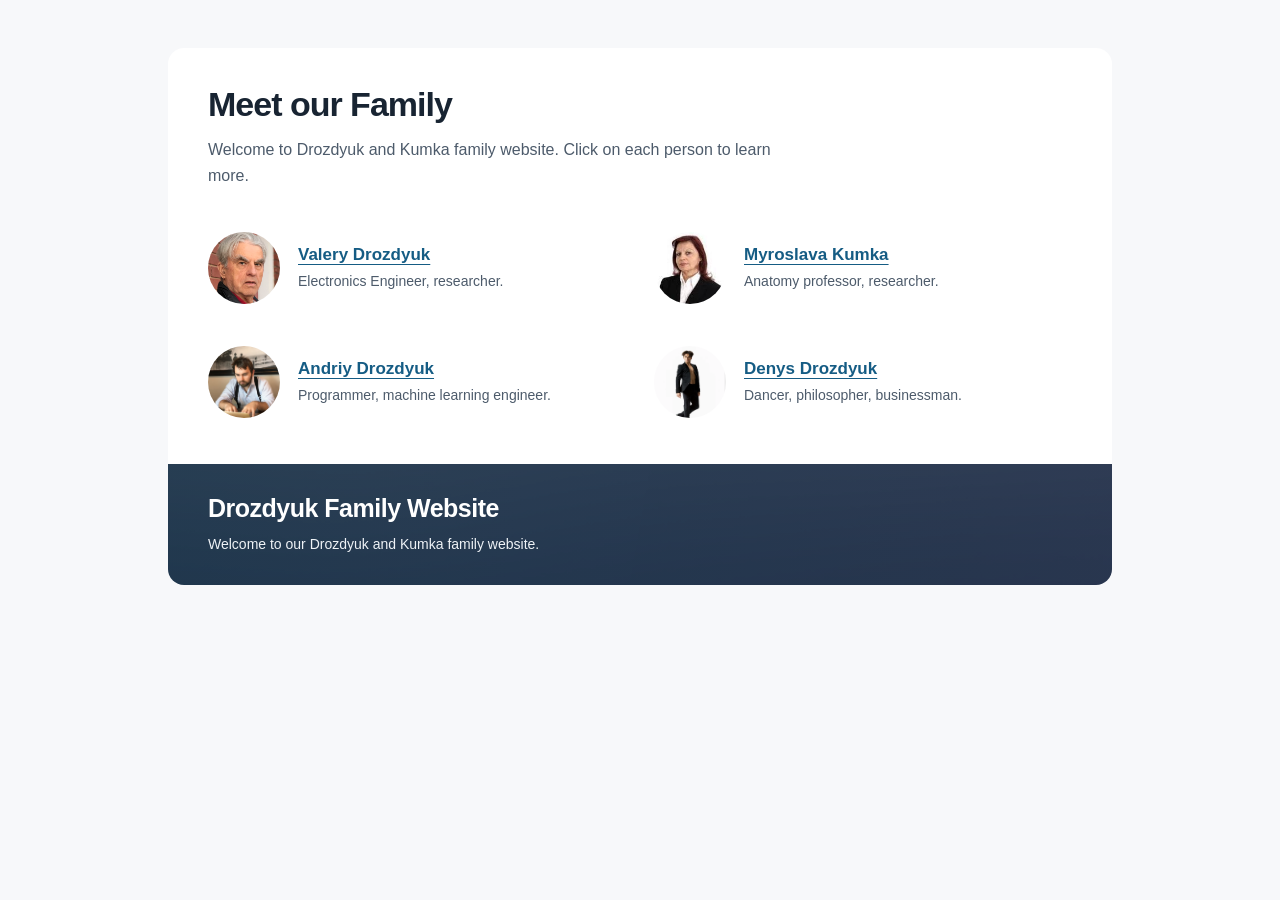
<file: index.html>
<!doctype html>
<html lang="en">
<head>
  <meta charset="utf-8">
  <meta name="viewport" content="width=device-width, initial-scale=1">
  <title>Drozdyuk Family Site</title>
  <meta name="description" content="Meet the Drozdyuk and Kumka family and explore their work.">
  <link rel="stylesheet" href="/assets/family.css?v=compact-1">
</head>
<body>
  <main class="family-home">
    <section class="family-directory" aria-labelledby="family-heading">
      <header>
        <h1 id="family-heading">Meet our Family</h1>
        <p>Welcome to Drozdyuk and Kumka family website. Click on each person to learn more.</p>
      </header>
      <ul class="people" role="list">
        <li><a class="person" href="https://medium.com/@drozzy_29289"><img src="/images/valery.png" width="72" height="72" alt=""><div><h2 class="person-name">Valery Drozdyuk</h2><p>Electronics Engineer, researcher.</p></div></a></li>
        <li><a class="person" href="/myroslava/"><img src="/images/myroslava.jpeg" width="72" height="72" alt=""><div><h2 class="person-name">Myroslava Kumka</h2><p>Anatomy professor, researcher.</p></div></a></li>
        <li><a class="person" href="https://andriy-drozdyuk.drozzy.chatgpt.site/"><img src="/images/andriy.jpeg" width="72" height="72" alt=""><div><h2 class="person-name">Andriy Drozdyuk</h2><p>Programmer, machine learning engineer.</p></div></a></li>
        <li><a class="person" href="https://www.dnaballroom.com/about"><img src="/images/denys.png" width="72" height="72" alt=""><div><h2 class="person-name">Denys Drozdyuk</h2><p>Dancer, philosopher, businessman.</p></div></a></li>
      </ul>
    </section>
    <section class="family-banner" aria-labelledby="website-heading">
      <h2 id="website-heading">Drozdyuk Family Website</h2>
      <p>Welcome to our Drozdyuk and Kumka family website.</p>
    </section>
  </main>
</body>
</html>
</file>
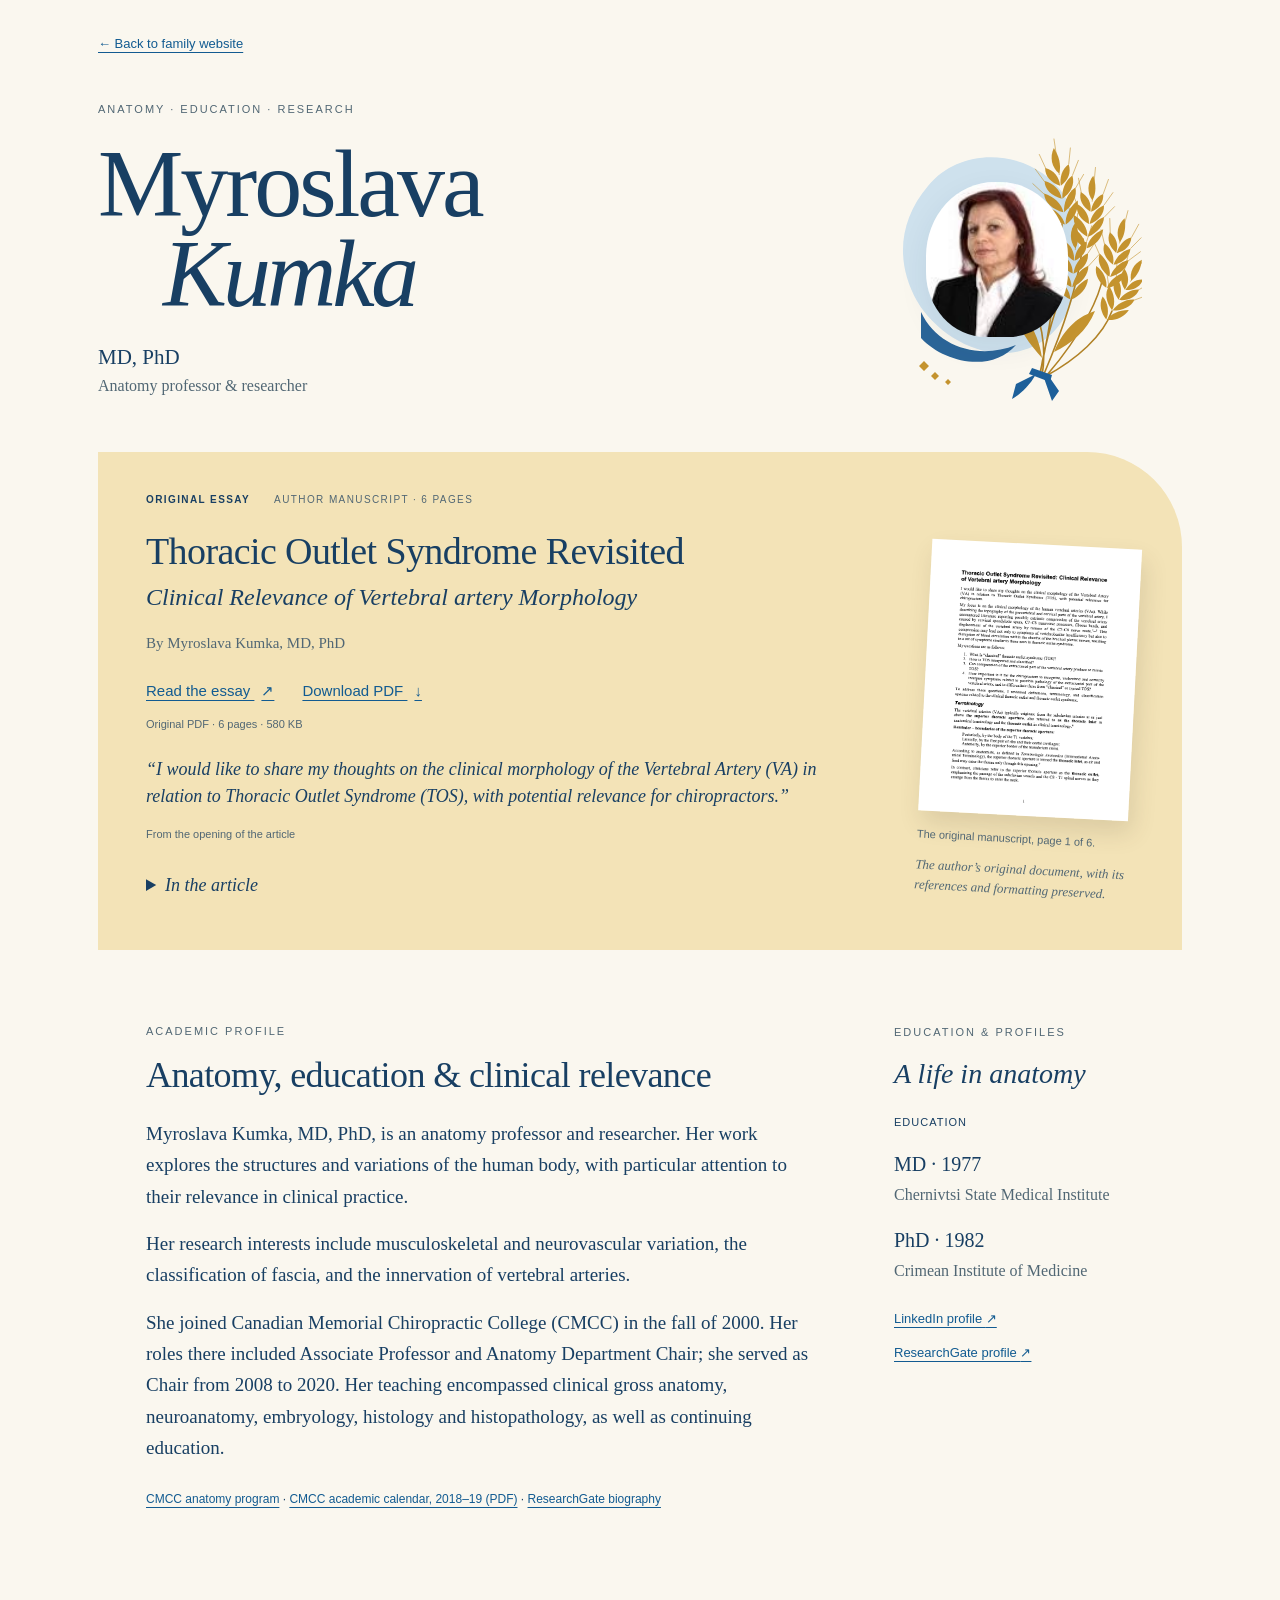
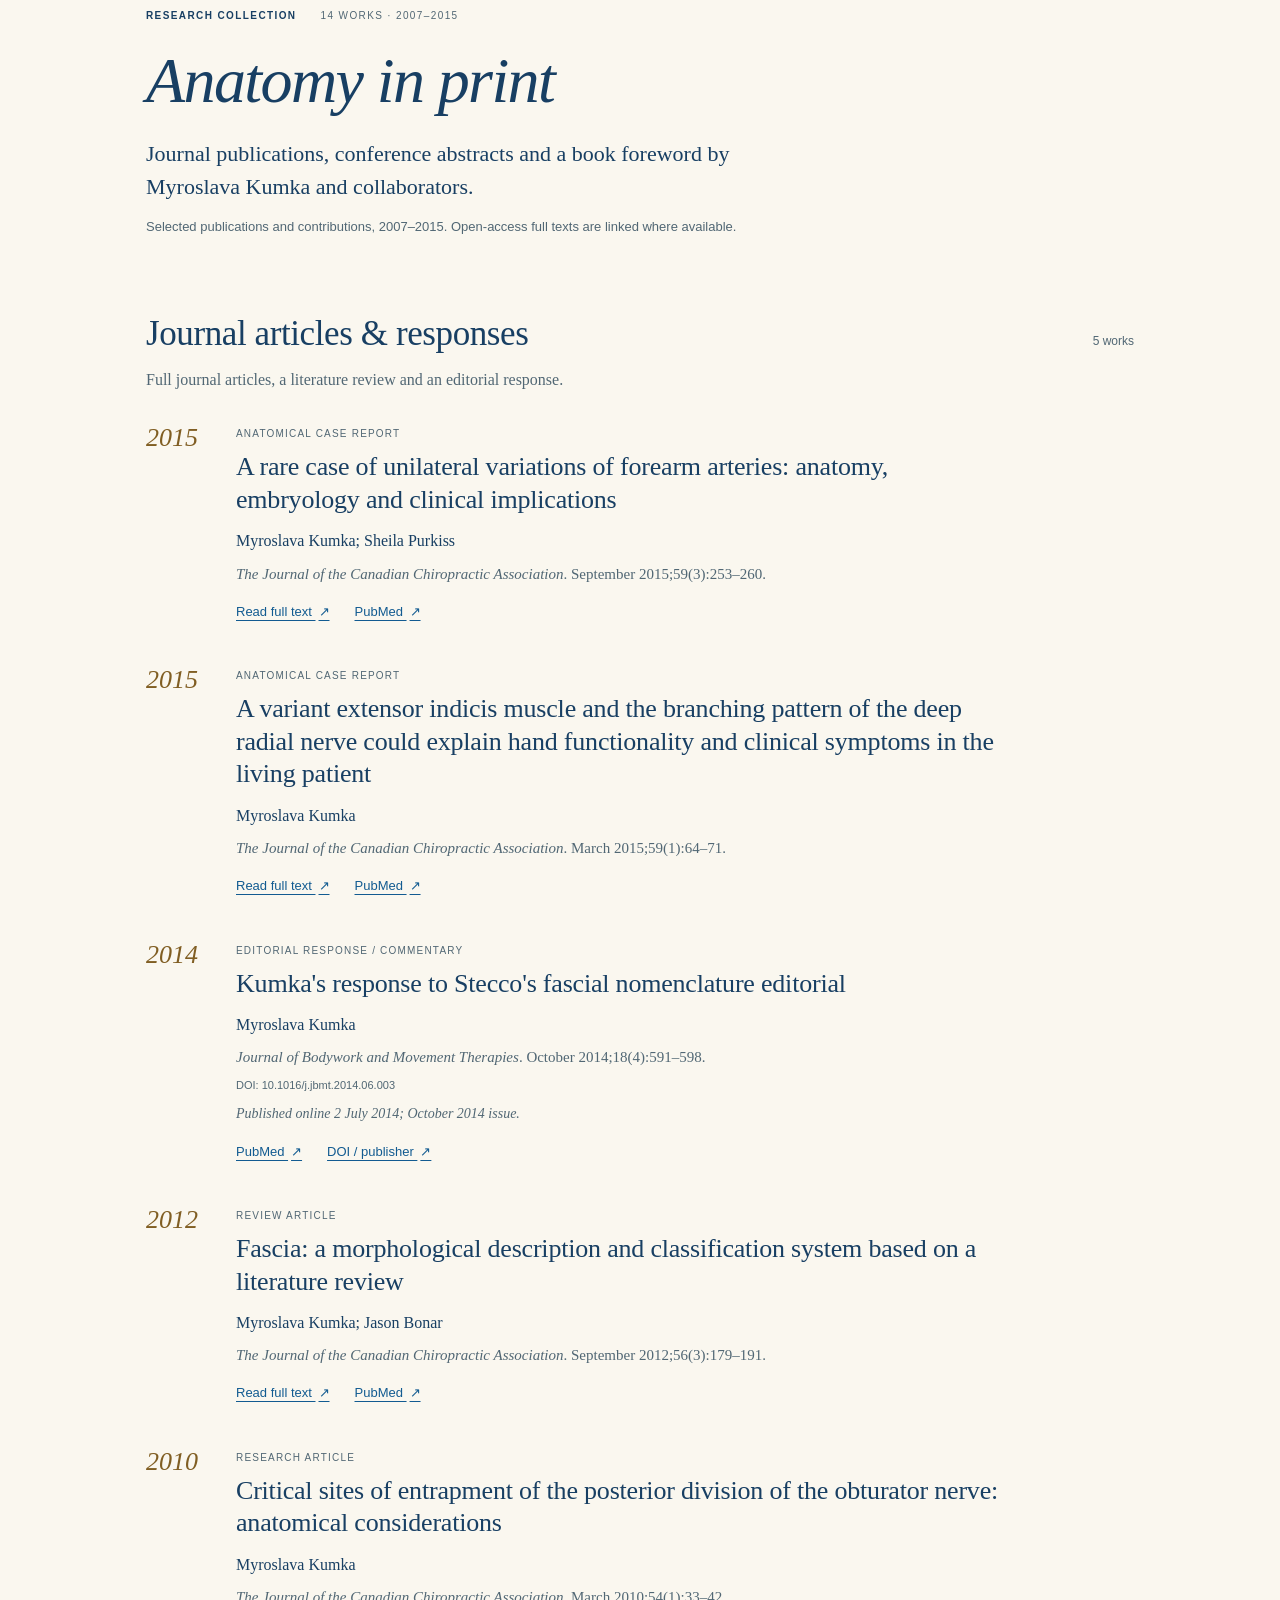
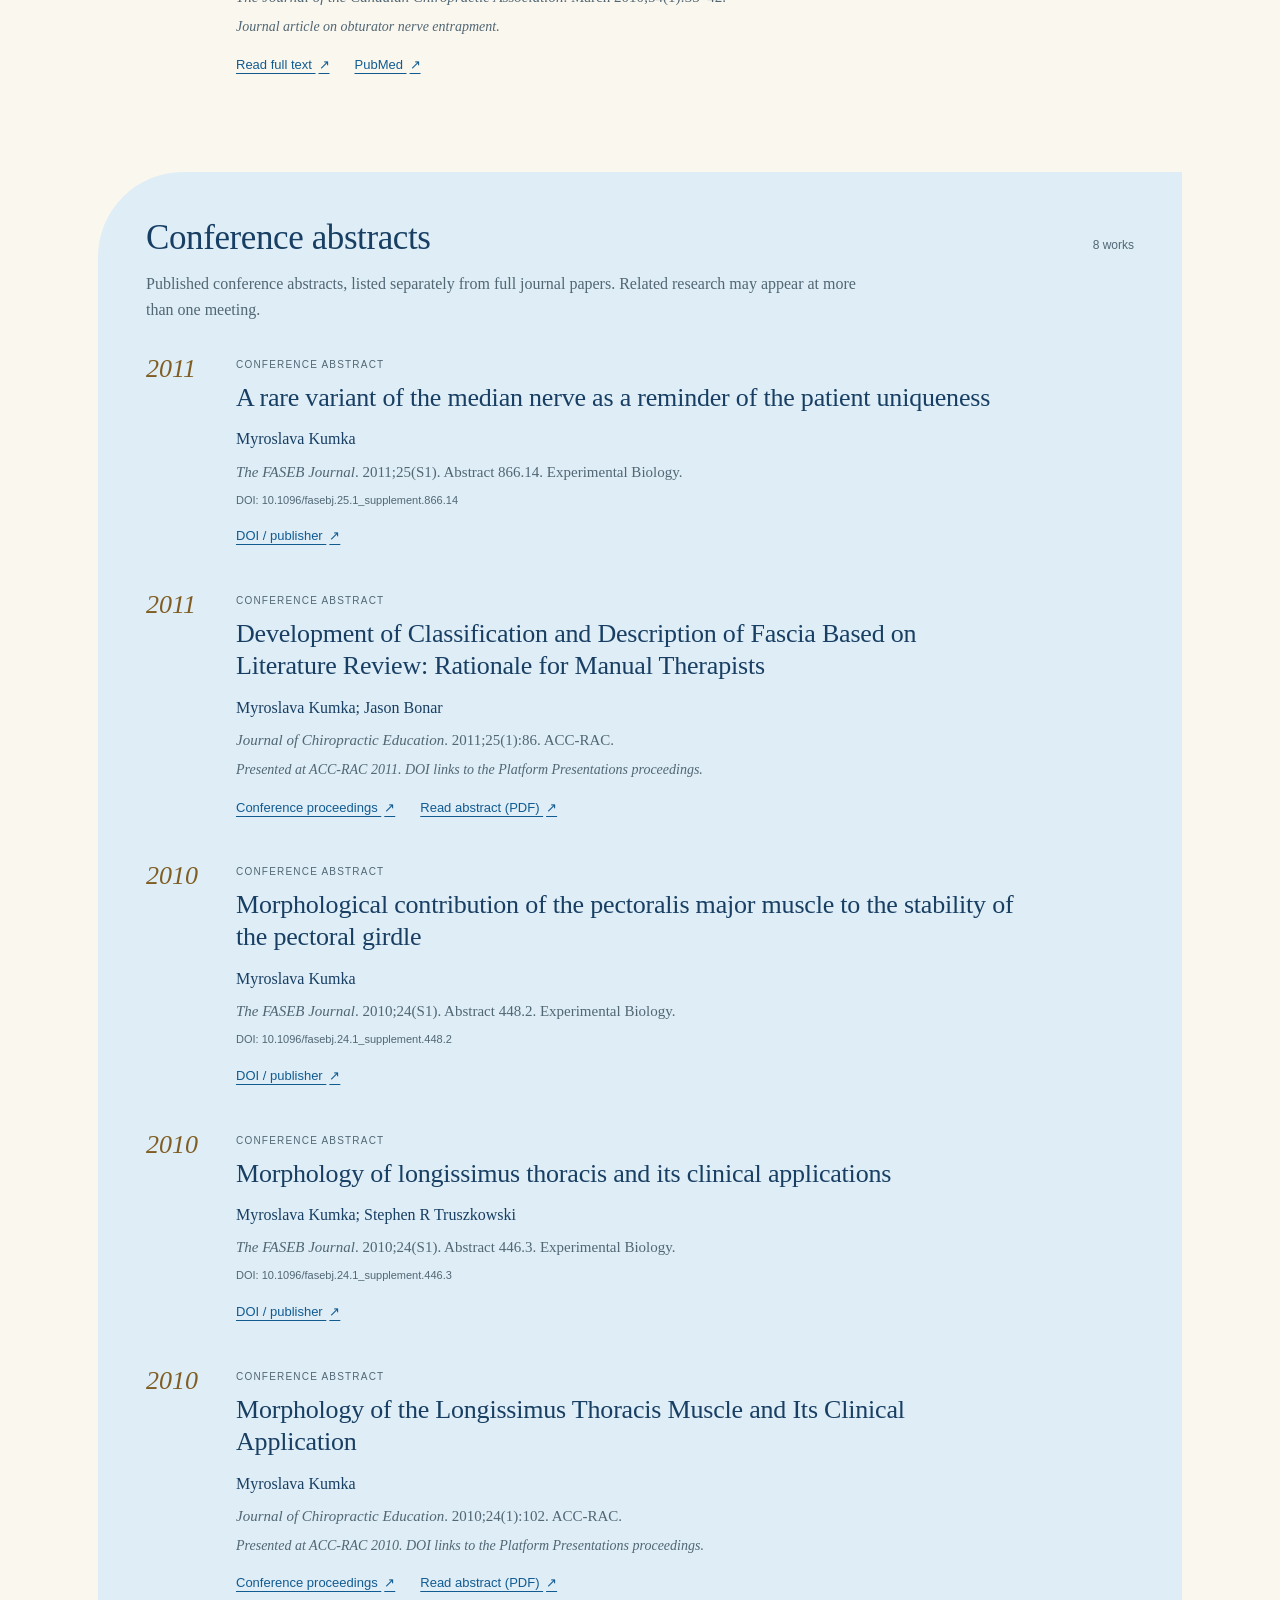
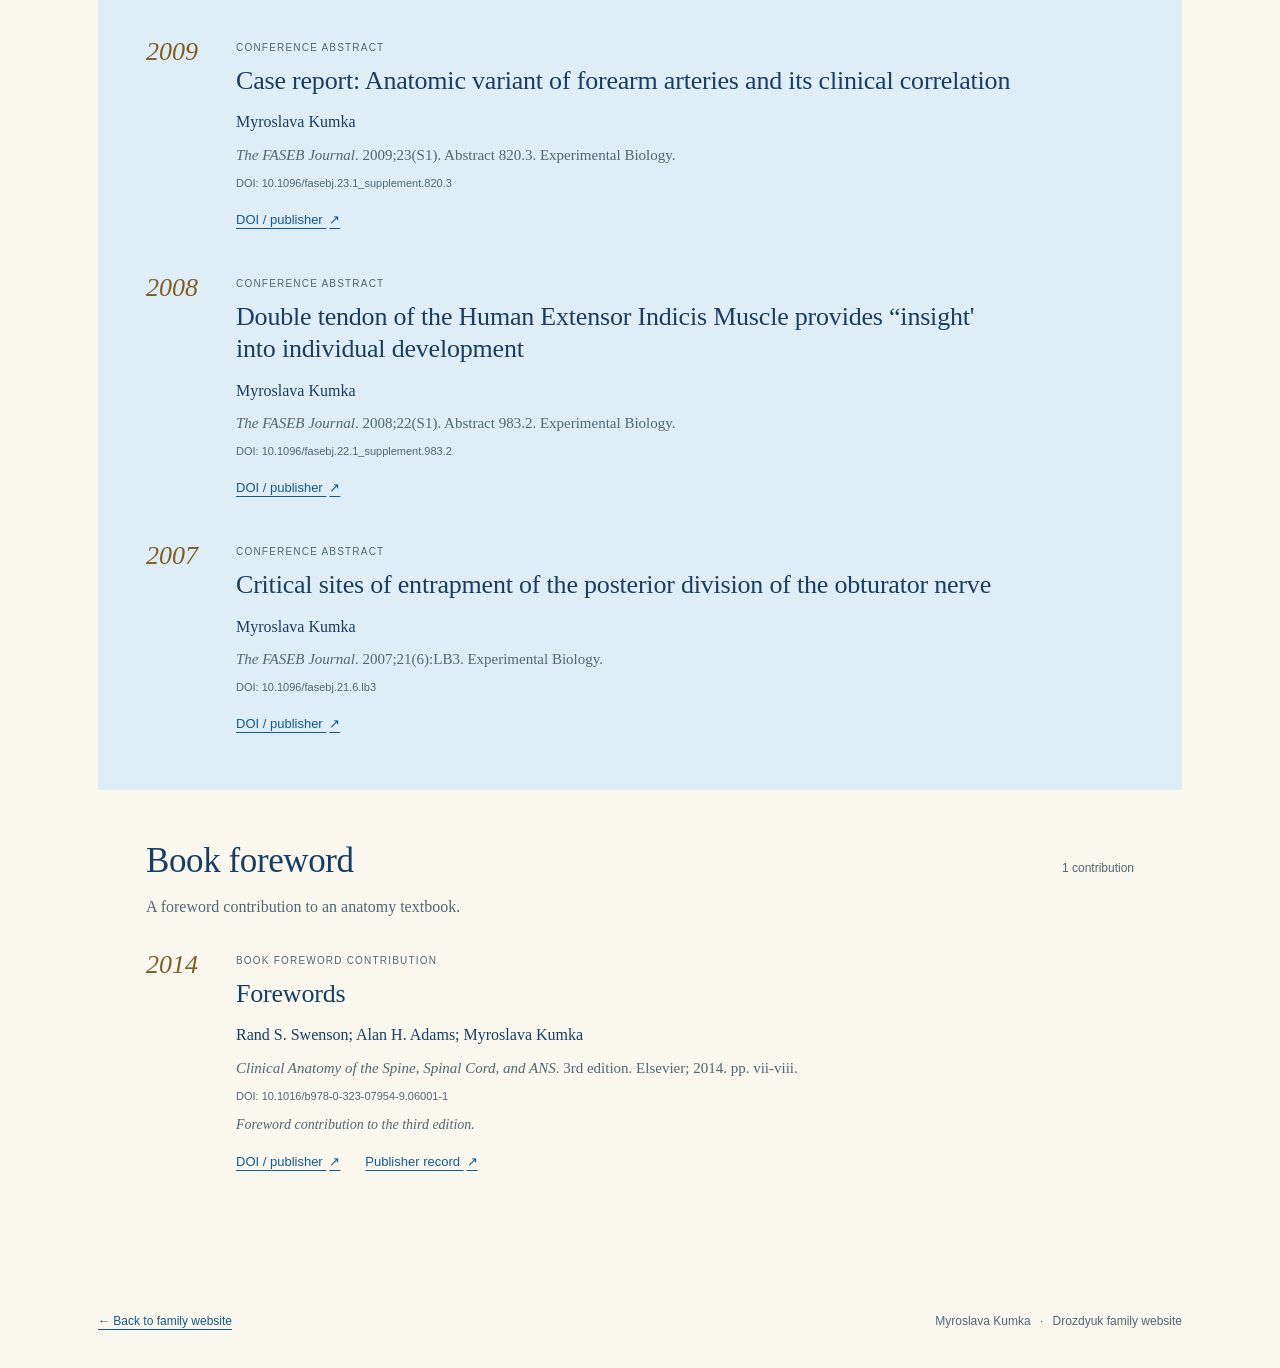
<file: myroslava/index.html>
<!doctype html>
<html lang="en">
<head>
  <meta charset="utf-8">
  <meta name="viewport" content="width=device-width, initial-scale=1">
  <title>Myroslava Kumka | Anatomy &amp; Research</title>
  <meta name="description" content="Myroslava Kumka, MD, PhD. Explore journal publications, conference abstracts, a book foreword and original writing on anatomy and its clinical relevance.">
  <link rel="canonical" href="https://drozdyuk.com/myroslava/">
  <link rel="stylesheet" href="/assets/myroslava/style.css?v=ukrainian-sheaf-1">
</head>
<body>
  <a class="skip" href="#main">Skip to content</a>
  <div class="folio">
    <header class="masthead">
      <a href="/" class="family">← Back to family website</a>

    </header>
    <main id="main">
<section class="introduction" aria-labelledby="name">
        <div><p class="eyebrow">Anatomy · Education · Research</p><h1 id="name">Myroslava <em>Kumka</em></h1><p class="credentials">MD, PhD <span>Anatomy professor &amp; researcher</span></p></div>
        <div class="portrait-study"><img class="botanical" src="/assets/myroslava/wheat-study.svg?v=sheaf-1" alt="" width="330" height="380"><img class="portrait" src="/images/myroslava.jpeg" alt="Myroslava Kumka" width="130" height="130"></div>
      </section>
<article id="article" class="original-essay" aria-labelledby="article-heading">
  <div class="essay-copy"><div class="section-label"><span>Original essay</span><span>Author manuscript · 6 pages</span></div><h2 id="article-heading">Thoracic Outlet Syndrome Revisited<span class="subtitle">Clinical Relevance of Vertebral artery Morphology</span></h2><p class="author-line">By Myroslava Kumka, MD, PhD</p><div class="actions"><a class="primary" href="/assets/myroslava/thoracic-outlet-syndrome-revisited.pdf">Read the essay <span aria-hidden="true">↗</span></a><a class="download" href="/assets/myroslava/thoracic-outlet-syndrome-revisited.pdf" download>Download PDF <span aria-hidden="true">↓</span></a></div><p class="file-note">Original PDF · 6 pages · 580 KB</p><blockquote><p>“I would like to share my thoughts on the clinical morphology of the Vertebral Artery (VA) in relation to Thoracic Outlet Syndrome (TOS), with potential relevance for chiropractors.”</p><cite>From the opening of the article</cite></blockquote><details class="contents"><summary>In the article</summary>
              <ol>
                <li><div class="contents-row"><span>Terminology</span><span>1</span></div></li>
                <li><div class="contents-row"><span>Sites of Compression</span><span>2</span></div></li>
                <li><div class="contents-row"><span>What is Thoracic Outlet Syndrome?</span><span>2</span></div></li>
                <li><div class="contents-row"><span>Classification &amp; Etiology</span><span>3</span></div></li>
                <li><div class="contents-row"><span>Conclusion</span><span>5</span></div></li>
                <li><div class="contents-row"><span>References</span><span>5–6</span></div></li>
              </ol>

            </details></div>
  <div class="manuscript"><figure><img src="/assets/myroslava/article-preview.png" width="650" height="841" alt="First page of Thoracic Outlet Syndrome Revisited" loading="lazy"><figcaption>The original manuscript, page 1 of 6.</figcaption></figure><p class="archive-note">The author’s original document, with its references and formatting preserved.</p></div>
</article>
<div class="about-author"><section class="academic-profile" aria-labelledby="academic-profile-heading"><p class="eyebrow">Academic profile</p><h2 id="academic-profile-heading">Anatomy, education &amp; clinical relevance</h2><p>Myroslava Kumka, MD, PhD, is an anatomy professor and researcher. Her work explores the structures and variations of the human body, with particular attention to their relevance in clinical practice.</p><p>Her research interests include musculoskeletal and neurovascular variation, the classification of fascia, and the innervation of vertebral arteries.</p><p>She joined Canadian Memorial Chiropractic College (CMCC) in the fall of 2000. Her roles there included Associate Professor and Anatomy Department Chair; she served as Chair from 2008 to 2020. Her teaching encompassed clinical gross anatomy, neuroanatomy, embryology, histology and histopathology, as well as continuing education.</p><p class="background-sources"><a href="https://www.cmcc.ca/support/body-donation">CMCC anatomy program</a> · <a href="https://www.cmcc.ca/academic-programs/documents/cmcc-academic-calendar-2018-19.pdf">CMCC academic calendar, 2018–19 (PDF)</a> · <a href="https://www.researchgate.net/profile/Myroslava-Kumka">ResearchGate biography</a></p></section><aside id="profile" class="profile" aria-labelledby="profile-heading">
          <p class="eyebrow">Education &amp; profiles</p>
          <h2 id="profile-heading">A life in anatomy</h2>

          <div class="affiliation"><h3>Education</h3><dl class="education"><dt>MD · 1977</dt><dd>Chernivtsi State Medical Institute</dd><dt>PhD · 1982</dt><dd>Crimean Institute of Medicine</dd></dl></div>
          <a class="profile-link" href="https://www.linkedin.com/in/myroslava-kumka-md-phd-1aa9b932/?originalSubdomain=ca">LinkedIn profile <span aria-hidden="true">↗</span></a>
          <a class="profile-link" href="https://www.researchgate.net/profile/Myroslava-Kumka">ResearchGate profile <span aria-hidden="true">↗</span></a>

        </aside></div>
<section id="research" class="research" aria-labelledby="research-heading">
  <div class="section-label"><span>Research collection</span><span>14 works · 2007–2015</span></div>
  <h2 id="research-heading">Anatomy in print</h2>
  <p class="research-intro">Journal publications, conference abstracts and a book foreword by Myroslava Kumka and collaborators.</p>
  <p class="collection-note">Selected publications and contributions, 2007–2015. Open-access full texts are linked where available.</p>

<section class="publication-group" id="journal-publications" aria-labelledby="journal-publications-heading"><div class="group-heading"><h3 id="journal-publications-heading">Journal articles &amp; responses</h3><span>5 works</span></div><p class="group-intro">Full journal articles, a literature review and an editorial response.</p><ol class="publication-list">
<li class="publication" id="kumka-purkiss-2015-forearm"><div class="publication-meta"><span class="publication-year">2015</span><span>Anatomical case report</span></div><h4>A rare case of unilateral variations of forearm arteries: anatomy, embryology and clinical implications</h4><p class="publication-authors">Myroslava Kumka; Sheila Purkiss</p><p class="citation"><i>The Journal of the Canadian Chiropractic Association</i>. September 2015;59(3):253–260.</p>
<div class="publication-links"><a href="https://pmc.ncbi.nlm.nih.gov/articles/PMC4593037/">Read full text <span aria-hidden="true">↗</span></a><a href="https://pubmed.ncbi.nlm.nih.gov/26500359/">PubMed <span aria-hidden="true">↗</span></a></div></li>
<li class="publication" id="kumka-2015-extensor"><div class="publication-meta"><span class="publication-year">2015</span><span>Anatomical case report</span></div><h4>A variant extensor indicis muscle and the branching pattern of the deep radial nerve could explain hand functionality and clinical symptoms in the living patient</h4><p class="publication-authors">Myroslava Kumka</p><p class="citation"><i>The Journal of the Canadian Chiropractic Association</i>. March 2015;59(1):64–71.</p>
<div class="publication-links"><a href="https://pmc.ncbi.nlm.nih.gov/articles/PMC4319448/">Read full text <span aria-hidden="true">↗</span></a><a href="https://pubmed.ncbi.nlm.nih.gov/25729087/">PubMed <span aria-hidden="true">↗</span></a></div></li>
<li class="publication" id="kumka-2014-fascia-response"><div class="publication-meta"><span class="publication-year">2014</span><span>Editorial response / commentary</span></div><h4>Kumka&#x27;s response to Stecco&#x27;s fascial nomenclature editorial</h4><p class="publication-authors">Myroslava Kumka</p><p class="citation"><i>Journal of Bodywork and Movement Therapies</i>. October 2014;18(4):591–598.</p>
<p class="doi">DOI: 10.1016/j.jbmt.2014.06.003</p>
<p class="publication-note">Published online 2 July 2014; October 2014 issue.</p>
<div class="publication-links"><a href="https://pubmed.ncbi.nlm.nih.gov/25440213/">PubMed <span aria-hidden="true">↗</span></a><a href="https://doi.org/10.1016/j.jbmt.2014.06.003">DOI / publisher <span aria-hidden="true">↗</span></a></div></li>
<li class="publication" id="kumka-bonar-2012-fascia"><div class="publication-meta"><span class="publication-year">2012</span><span>Review article</span></div><h4>Fascia: a morphological description and classification system based on a literature review</h4><p class="publication-authors">Myroslava Kumka; Jason Bonar</p><p class="citation"><i>The Journal of the Canadian Chiropractic Association</i>. September 2012;56(3):179–191.</p>
<div class="publication-links"><a href="https://pmc.ncbi.nlm.nih.gov/articles/PMC3430451/">Read full text <span aria-hidden="true">↗</span></a><a href="https://pubmed.ncbi.nlm.nih.gov/22997468/">PubMed <span aria-hidden="true">↗</span></a></div></li>
<li class="publication" id="kumka-2010-obturator"><div class="publication-meta"><span class="publication-year">2010</span><span>Research article</span></div><h4>Critical sites of entrapment of the posterior division of the obturator nerve: anatomical considerations</h4><p class="publication-authors">Myroslava Kumka</p><p class="citation"><i>The Journal of the Canadian Chiropractic Association</i>. March 2010;54(1):33–42.</p>
<p class="publication-note">Journal article on obturator nerve entrapment.</p>
<div class="publication-links"><a href="https://pmc.ncbi.nlm.nih.gov/articles/PMC2829684/">Read full text <span aria-hidden="true">↗</span></a><a href="https://pubmed.ncbi.nlm.nih.gov/20195424/">PubMed <span aria-hidden="true">↗</span></a></div></li>
</ol></section>
<section class="publication-group" id="conference-abstracts" aria-labelledby="conference-abstracts-heading"><div class="group-heading"><h3 id="conference-abstracts-heading">Conference abstracts</h3><span>8 works</span></div><p class="group-intro">Published conference abstracts, listed separately from full journal papers. Related research may appear at more than one meeting.</p><ol class="publication-list">
<li class="publication" id="kumka-2011-faseb-866-14"><div class="publication-meta"><span class="publication-year">2011</span><span>Conference abstract</span></div><h4>A rare variant of the median nerve as a reminder of the patient uniqueness</h4><p class="publication-authors">Myroslava Kumka</p><p class="citation"><i>The FASEB Journal</i>. 2011;25(S1). Abstract 866.14. Experimental Biology.</p>
<p class="doi">DOI: 10.1096/fasebj.25.1_supplement.866.14</p>
<div class="publication-links"><a href="https://doi.org/10.1096/fasebj.25.1_supplement.866.14">DOI / publisher <span aria-hidden="true">↗</span></a></div></li>
<li class="publication" id="kumka-2011-acc-rac"><div class="publication-meta"><span class="publication-year">2011</span><span>Conference abstract</span></div><h4>Development of Classification and Description of Fascia Based on Literature Review: Rationale for Manual Therapists</h4><p class="publication-authors">Myroslava Kumka; Jason Bonar</p><p class="citation"><i>Journal of Chiropractic Education</i>. 2011;25(1):86. ACC-RAC.</p>
<p class="publication-note">Presented at ACC-RAC 2011. DOI links to the Platform Presentations proceedings.</p>
<div class="publication-links"><a href="https://doi.org/10.7899/1042-5055-25.1.72">Conference proceedings <span aria-hidden="true">↗</span></a><a href="https://chiro.org/research/ABSTRACTS/ACC_RAC/RAC_PLATFORM_2011.pdf#page=15">Read abstract (PDF) <span aria-hidden="true">↗</span></a></div></li>
<li class="publication" id="kumka-2010-faseb-448-2"><div class="publication-meta"><span class="publication-year">2010</span><span>Conference abstract</span></div><h4>Morphological contribution of the pectoralis major muscle to the stability of the pectoral girdle</h4><p class="publication-authors">Myroslava Kumka</p><p class="citation"><i>The FASEB Journal</i>. 2010;24(S1). Abstract 448.2. Experimental Biology.</p>
<p class="doi">DOI: 10.1096/fasebj.24.1_supplement.448.2</p>
<div class="publication-links"><a href="https://doi.org/10.1096/fasebj.24.1_supplement.448.2">DOI / publisher <span aria-hidden="true">↗</span></a></div></li>
<li class="publication" id="kumka-2010-faseb-446-3"><div class="publication-meta"><span class="publication-year">2010</span><span>Conference abstract</span></div><h4>Morphology of longissimus thoracis and its clinical applications</h4><p class="publication-authors">Myroslava Kumka; Stephen R Truszkowski</p><p class="citation"><i>The FASEB Journal</i>. 2010;24(S1). Abstract 446.3. Experimental Biology.</p>
<p class="doi">DOI: 10.1096/fasebj.24.1_supplement.446.3</p>
<div class="publication-links"><a href="https://doi.org/10.1096/fasebj.24.1_supplement.446.3">DOI / publisher <span aria-hidden="true">↗</span></a></div></li>
<li class="publication" id="kumka-2010-acc-rac"><div class="publication-meta"><span class="publication-year">2010</span><span>Conference abstract</span></div><h4>Morphology of the Longissimus Thoracis Muscle and Its Clinical Application</h4><p class="publication-authors">Myroslava Kumka</p><p class="citation"><i>Journal of Chiropractic Education</i>. 2010;24(1):102. ACC-RAC.</p>
<p class="publication-note">Presented at ACC-RAC 2010. DOI links to the Platform Presentations proceedings.</p>
<div class="publication-links"><a href="https://doi.org/10.7899/1042-5055-24.1.83">Conference proceedings <span aria-hidden="true">↗</span></a><a href="https://jce.kglmeridian.com/downloadpdf/view/journals/ched/24/1/article-p83.xml#page=20">Read abstract (PDF) <span aria-hidden="true">↗</span></a></div></li>
<li class="publication" id="kumka-2009-faseb-820-3"><div class="publication-meta"><span class="publication-year">2009</span><span>Conference abstract</span></div><h4>Case report: Anatomic variant of forearm arteries and its clinical correlation</h4><p class="publication-authors">Myroslava Kumka</p><p class="citation"><i>The FASEB Journal</i>. 2009;23(S1). Abstract 820.3. Experimental Biology.</p>
<p class="doi">DOI: 10.1096/fasebj.23.1_supplement.820.3</p>
<div class="publication-links"><a href="https://doi.org/10.1096/fasebj.23.1_supplement.820.3">DOI / publisher <span aria-hidden="true">↗</span></a></div></li>
<li class="publication" id="kumka-2008-faseb-983-2"><div class="publication-meta"><span class="publication-year">2008</span><span>Conference abstract</span></div><h4>Double tendon of the Human Extensor Indicis Muscle provides “insight&#x27; into individual development</h4><p class="publication-authors">Myroslava Kumka</p><p class="citation"><i>The FASEB Journal</i>. 2008;22(S1). Abstract 983.2. Experimental Biology.</p>
<p class="doi">DOI: 10.1096/fasebj.22.1_supplement.983.2</p>
<div class="publication-links"><a href="https://doi.org/10.1096/fasebj.22.1_supplement.983.2">DOI / publisher <span aria-hidden="true">↗</span></a></div></li>
<li class="publication" id="kumka-2007-faseb-6-lb3"><div class="publication-meta"><span class="publication-year">2007</span><span>Conference abstract</span></div><h4>Critical sites of entrapment of the posterior division of the obturator nerve</h4><p class="publication-authors">Myroslava Kumka</p><p class="citation"><i>The FASEB Journal</i>. 2007;21(6):LB3. Experimental Biology.</p>
<p class="doi">DOI: 10.1096/fasebj.21.6.lb3</p>
<div class="publication-links"><a href="https://doi.org/10.1096/fasebj.21.6.lb3">DOI / publisher <span aria-hidden="true">↗</span></a></div></li>
</ol></section>
<section class="publication-group" id="book-contribution" aria-labelledby="book-contribution-heading"><div class="group-heading"><h3 id="book-contribution-heading">Book foreword</h3><span>1 contribution</span></div><p class="group-intro">A foreword contribution to an anatomy textbook.</p><ol class="publication-list">
<li class="publication" id="kumka-2014-forewords"><div class="publication-meta"><span class="publication-year">2014</span><span>Book foreword contribution</span></div><h4>Forewords</h4><p class="publication-authors">Rand S. Swenson; Alan H. Adams; Myroslava Kumka</p><p class="citation"><i>Clinical Anatomy of the Spine, Spinal Cord, and ANS</i>. 3rd edition. Elsevier; 2014. pp. vii-viii.</p>
<p class="doi">DOI: 10.1016/b978-0-323-07954-9.06001-1</p>
<p class="publication-note">Foreword contribution to the third edition.</p>
<div class="publication-links"><a href="https://doi.org/10.1016/b978-0-323-07954-9.06001-1">DOI / publisher <span aria-hidden="true">↗</span></a><a href="https://www.sciencedirect.com/science/article/pii/B9780323079549060011">Publisher record <span aria-hidden="true">↗</span></a></div></li>
</ol></section>
</section>
</main>
    <footer><a href="/">← Back to family website</a><p>Myroslava Kumka <span aria-hidden="true">·</span> Drozdyuk family website</p></footer>
  </div>
</body>
</html>
</file>
<file: assets/family.css>
:root{color-scheme:light;font-family:-apple-system,BlinkMacSystemFont,'Segoe UI',Arial,sans-serif;color:#182432;background:#f7f8fa}*{box-sizing:border-box}body{margin:0}.family-home{max-width:1000px;margin:48px auto;padding:0 28px}.family-directory{background:#fff;padding:36px 40px 32px;border-radius:16px 16px 0 0}.family-directory header{max-width:670px;margin-bottom:28px}h1{font-size:34px;line-height:1.2;letter-spacing:-1px;margin:0 0 12px}.family-directory header p{font-size:16px;line-height:1.65;color:#4d5b6b;margin:0;max-width:590px}.people{display:grid;grid-template-columns:repeat(2,minmax(0,1fr));gap:14px 28px;list-style:none;padding:0;margin:0}.person{display:flex;align-items:center;gap:18px;color:inherit;text-decoration:none;min-height:100px;padding:10px 0}.person img{width:72px;height:72px;border-radius:50%;object-fit:cover;flex-shrink:0}.person-name{font-size:17px;line-height:1.4;font-weight:650;color:#155c84;text-decoration:underline;text-underline-offset:4px;text-decoration-thickness:1px;margin:0 0 5px}.person:hover .person-name{text-decoration-thickness:2px}.person:focus-visible{outline:3px solid #155c84;outline-offset:5px;border-radius:4px}.person p{font-size:14px;line-height:1.5;color:#4d5b6b;margin:0}.family-banner{background:linear-gradient(100deg,#1a3148dc,#28334ddd),url('/images/bg.jpg') center/cover;padding:28px 40px 30px;border-radius:0 0 16px 16px;color:#fff}.family-banner h2{font-size:25px;line-height:1.3;letter-spacing:-.5px;margin:0 0 9px}.family-banner p{font-size:14px;line-height:1.6;margin:0;color:#eef2f6}@media(max-width:700px){.family-home{margin:24px auto;padding:0 18px}.family-directory{padding:26px 24px}.family-directory header{margin-bottom:22px}h1{font-size:30px}.family-directory header p{font-size:15px}.people{grid-template-columns:1fr;gap:4px}.person{min-height:92px;gap:16px}.person img{width:64px;height:64px}.person-name{font-size:17px}.person p{font-size:14px}.family-banner{padding:24px}.family-banner h2{font-size:24px}}@media(max-width:360px){.family-home{padding:0 12px;margin:16px auto}.family-directory,.family-banner{padding:23px 19px}.person{gap:13px}.person img{width:58px;height:58px}.person-name{font-size:16px}.person p{font-size:13px}.family-banner h2{font-size:22px}}@media print{body{background:white}.family-home{margin:0;padding:0}.family-banner{background:#fff;color:#182432}.family-banner p{color:#4d5b6b}}
</file>
<file: assets/myroslava/style.css>
:root{color-scheme:light;--paper:#faf7ef;--ink:#183f63;--blue:#125b91;--muted:#516774;--sky:#deedf6;--wheat:#f3e3b7;--gold:#805e23;--serif:Baskerville,'Palatino Linotype',Palatino,Georgia,serif}
*{box-sizing:border-box}html{scroll-padding-top:25px}body{margin:0;background:var(--paper);color:var(--ink);font:18px/1.65 var(--serif);-webkit-font-smoothing:antialiased}a{color:var(--blue);text-decoration:underline;text-decoration-thickness:1px;text-underline-offset:4px}a:hover{text-decoration-thickness:2px}a:focus-visible,summary:focus-visible{outline:3px solid var(--blue);outline-offset:6px}.skip{position:absolute;left:16px;top:-100px;background:white;padding:12px;z-index:10}.skip:focus{top:12px}.folio{max-width:1180px;margin:auto;padding:0 48px}.masthead{padding:28px 0 0}.family{font:13px/1.6 Arial,sans-serif}.eyebrow{font:11px/1.7 Arial,sans-serif;letter-spacing:2px;text-transform:uppercase;color:var(--muted);margin:0 0 14px}h1,h2,h3,h4,p{margin-top:0}h2,h3,h4{font-weight:400}.introduction{display:grid;grid-template-columns:1fr 330px;align-items:center;gap:24px;padding:26px 40px 38px 0;min-height:350px}.introduction .eyebrow{margin-bottom:20px}h1{font-size:clamp(64px,7.5vw,100px);font-weight:400;letter-spacing:-3px;line-height:.94;margin:0 0 23px}h1 em{display:block;margin-left:65px;font-weight:400;letter-spacing:-4px}.credentials{font-size:21px;line-height:1.5;margin:0}.credentials span{display:block;font-size:16px;color:var(--muted)}.portrait-study{position:relative;width:330px;height:330px}.botanical{position:absolute;inset:-15px 0 0;width:330px;height:380px;pointer-events:none}.portrait{position:absolute;top:98px;left:114px;width:142px;height:155px;object-fit:cover;object-position:50% 50%;border-radius:48% 48% 42% 42%;box-shadow:0 10px 30px #203e5012}
.original-essay{display:grid;grid-template-columns:minmax(0,1fr) 210px;gap:52px;background:var(--wheat);border-radius:0 95px 0 0;padding:40px 48px 38px;margin:0 0 72px;position:relative}.section-label{display:flex;gap:14px 24px;flex-wrap:wrap;font:10px/1.6 Arial,sans-serif;letter-spacing:1.4px;text-transform:uppercase;color:var(--muted);margin:0 0 22px}.section-label span:first-child{color:var(--ink);font-weight:700}.original-essay h2{font-size:38px;line-height:1.12;letter-spacing:-.6px;margin:0 0 18px}.subtitle{display:block;font-size:24px;line-height:1.3;font-style:italic;letter-spacing:0;margin-top:10px}.author-line{font-size:15px;color:var(--muted);margin-bottom:18px}.actions{display:flex;flex-wrap:wrap;gap:12px 28px;font:15px/1.6 Arial,sans-serif}.actions a{padding:5px 0}.actions span{margin-left:7px}.file-note{font:11px/1.6 Arial,sans-serif;color:var(--muted);margin:8px 0 22px}blockquote{margin:0 0 24px}blockquote p{font-size:18px;font-style:italic;line-height:1.5;margin:0 0 8px}blockquote cite{font:11px/1.6 Arial,sans-serif;color:var(--muted)}.manuscript{padding-top:52px;align-self:start;transform:rotate(3deg)}figure{margin:0}figure img{display:block;width:100%;height:auto;box-shadow:4px 12px 24px #513d2724}figcaption{font:11px/1.6 Arial,sans-serif;color:var(--muted);margin-top:15px}.archive-note{font-size:13px;font-style:italic;line-height:1.5;margin-top:12px;color:var(--muted)}.contents{font-size:15px}.contents summary{cursor:pointer;font-style:italic;font-size:18px;width:fit-content}.contents ol{list-style:none;padding:12px 0 0;margin:0;max-width:440px}.contents-row{display:flex;justify-content:space-between;gap:20px;padding:5px 0;line-height:1.4}.contents-row>span:last-child{font:12px/1.6 Arial,sans-serif;color:var(--muted)}
.about-author{display:grid;grid-template-columns:minmax(0,1fr) 240px;gap:70px;margin:0 48px 82px}.academic-profile h2{font-size:36px;line-height:1.15;letter-spacing:-.6px;margin-bottom:22px}.academic-profile>p:not(.eyebrow){font-size:19px;line-height:1.65;margin:0 0 16px}.academic-profile>p.background-sources{font:12px/1.9 Arial,sans-serif;margin-top:24px}.profile{padding-top:1px;font-size:16px}.profile h2{font-size:28px;font-style:italic;line-height:1.25;margin-bottom:23px}.affiliation h3{font:11px/1.6 Arial,sans-serif;text-transform:uppercase;letter-spacing:1px;margin-bottom:16px}.education{margin:0 0 24px;line-height:1.5}.education dt{font-size:20px;margin-top:18px}.education dd{margin:4px 0 0;color:var(--muted)}.profile-link{display:block;font:13px/1.8 Arial,sans-serif;width:fit-content;margin:10px 0}
.research{margin:0 0 64px}.research>.section-label,.research>h2,.research>.research-intro,.research>.collection-note{margin-left:48px;margin-right:48px}.research>h2{font-size:64px;line-height:1.1;font-style:italic;letter-spacing:-1.6px;margin-bottom:20px}.research-intro{font-size:22px;line-height:1.5;max-width:680px;margin-bottom:12px}.collection-note{font:13px/1.8 Arial,sans-serif;color:var(--muted);max-width:640px;margin-bottom:45px}.publication-group{padding:30px 48px 10px;margin:0 0 42px}.group-heading{display:flex;justify-content:space-between;align-items:baseline;gap:22px;margin-bottom:12px}.group-heading h3{font-size:35px;line-height:1.2;letter-spacing:-.4px}.group-heading>span{font:12px/1.6 Arial,sans-serif;color:var(--muted);white-space:nowrap}.group-intro{font-size:16px;color:var(--muted);max-width:710px;margin:0 0 32px}.publication-list{list-style:none;padding:0;margin:0}.publication{position:relative;padding:0 0 0 90px;margin:0 0 40px;scroll-margin-top:25px}.publication-meta{font:10px/1.7 Arial,sans-serif;letter-spacing:1.2px;text-transform:uppercase;color:var(--muted);margin-bottom:9px}.publication-year{position:absolute;left:0;top:0;font:italic 26px/1 var(--serif);letter-spacing:0;color:var(--gold)}.publication h4{font-size:26px;line-height:1.25;letter-spacing:-.2px;margin:0 0 12px;max-width:780px}.publication-authors{font-size:16px;margin:0 0 7px}.citation{font-size:15px;line-height:1.6;color:var(--muted);margin:0 0 7px}.doi{font:11px/1.8 Arial,sans-serif;color:var(--muted);overflow-wrap:anywhere;margin:5px 0 7px}.publication-note{font-size:14px;font-style:italic;line-height:1.6;color:var(--muted);margin:7px 0}.publication-links{display:flex;flex-wrap:wrap;gap:10px 25px;font:13px/1.8 Arial,sans-serif;margin-top:10px}.publication-links a{padding:4px 0}.publication-links span{margin-left:3px}#conference-abstracts{background:var(--sky);border-radius:85px 0 0 0;padding-top:45px;padding-bottom:10px}#book-contribution{padding-top:8px}.group-heading h3{margin:0}footer{display:flex;justify-content:space-between;gap:24px;padding:20px 0 35px;font:12px/1.8 Arial,sans-serif}footer p{color:var(--muted);margin:0}footer p span{margin:0 6px}
@media(max-width:950px){.folio{padding:0 30px}.introduction{grid-template-columns:1fr 270px;padding-right:0}.portrait-study{transform:scale(.85);transform-origin:right center;width:270px}.original-essay{padding:36px 32px;gap:30px;grid-template-columns:minmax(0,1fr) 170px}.about-author{margin-left:20px;margin-right:20px;gap:36px;grid-template-columns:minmax(0,1fr) 200px}.research>.section-label,.research>h2,.research>.research-intro,.research>.collection-note{margin-left:20px;margin-right:20px}.publication-group{padding-left:30px;padding-right:30px}}
@media(max-width:650px){.folio{padding:0 23px}.masthead{padding-top:20px}.family{font-size:12px}.introduction{grid-template-columns:minmax(0,1fr) 120px;gap:0;padding:40px 0 30px;min-height:270px;align-items:center}.introduction .eyebrow{font-size:9px;letter-spacing:1.3px;max-width:175px;line-height:1.8;margin-bottom:20px}h1{font-size:52px;letter-spacing:-2px;margin-right:-50px;position:relative;z-index:1}h1 em{margin-left:22px;letter-spacing:-2.5px}.credentials{font-size:19px}.credentials span{font-size:14px;max-width:190px}.portrait-study{width:120px;height:220px;transform:none;align-self:center}.botanical{width:180px;height:auto;left:-46px;top:10px}.portrait{width:86px;height:96px;left:7px;top:72px;box-shadow:0 8px 20px #203e5012}.original-essay{grid-template-columns:minmax(0,1fr);gap:20px;padding:29px 24px;border-radius:0 60px 0 0;margin:0 -4px 48px}.section-label{font-size:9px;letter-spacing:1px;gap:5px;margin-bottom:19px}.original-essay .section-label{flex-direction:column}.original-essay h2{font-size:33px}.subtitle{font-size:23px}.actions{font-size:14px;gap:9px 20px}blockquote p{font-size:17px}.manuscript{display:none}.about-author{display:flex;flex-direction:column;margin:0 0 50px;gap:23px}.academic-profile h2{font-size:32px}.academic-profile>p:not(.eyebrow){font-size:18px}.profile{background:#efe8d7;padding:26px 25px;border-radius:0 0 40px 0}.profile h2{margin-bottom:20px}.education{font-size:16px;margin-bottom:20px}.research>.section-label,.research>h2,.research>.research-intro,.research>.collection-note{margin-left:0;margin-right:0}.research>h2{font-size:49px}.research-intro{font-size:20px}.collection-note{font-size:12px;margin-bottom:30px}.publication-group{padding:10px 0 0;margin-bottom:30px}.group-heading{align-items:flex-start;gap:10px}.group-heading h3{font-size:29px}.group-heading>span{font-size:10px;padding-top:7px}.group-intro{font-size:15px;margin-bottom:28px}.publication{padding-left:0;margin-bottom:34px}.publication-meta{font-size:9px;letter-spacing:.7px;display:flex;gap:12px;align-items:baseline;flex-wrap:wrap}.publication-year{position:static;font-size:22px}.publication h4{font-size:24px;line-height:1.3}.publication-authors{font-size:15px}.citation{font-size:14px}.doi{font-size:10px}.publication-links{font-size:13px;gap:8px 18px}#conference-abstracts{padding:30px 20px 1px;margin-left:-10px;margin-right:-10px;border-radius:40px 0 0 0}#conference-abstracts .group-heading{display:block}#conference-abstracts .group-heading>span{display:block;margin:8px 0 13px}.research{margin-bottom:24px}footer{flex-direction:column;font-size:11px;gap:10px;padding-top:0}}
@media(max-width:360px){.folio{padding:0 19px}.introduction{grid-template-columns:minmax(0,1fr) 96px}h1{font-size:45px}.introduction .eyebrow{max-width:160px;font-size:8px}.portrait-study{width:96px}.portrait{left:0;width:78px;height:88px}.botanical{left:-51px;width:166px}.original-essay{padding:26px 20px}.original-essay h2{font-size:31px}.subtitle{font-size:22px}.actions{gap:9px 16px;font-size:13px}.publication h4{font-size:22px}.group-heading h3{font-size:27px}}
@media print{body{background:white}.folio{max-width:none;padding:0}.skip,.masthead,.portrait-study,footer,.actions,.contents{display:none}.introduction{display:block;min-height:0;padding:0 0 30px}h1{font-size:48px}h1 em{display:inline;margin:0}.original-essay{display:block;background:none;padding:0;margin-bottom:35px}.manuscript{display:none}.about-author{margin:0 0 35px;gap:30px}.publication-group,#conference-abstracts{background:none;padding:0}.publication{break-inside:avoid}.publication-links a:after{content:" (" attr(href) ")";overflow-wrap:anywhere}a{color:inherit}}
</file>
